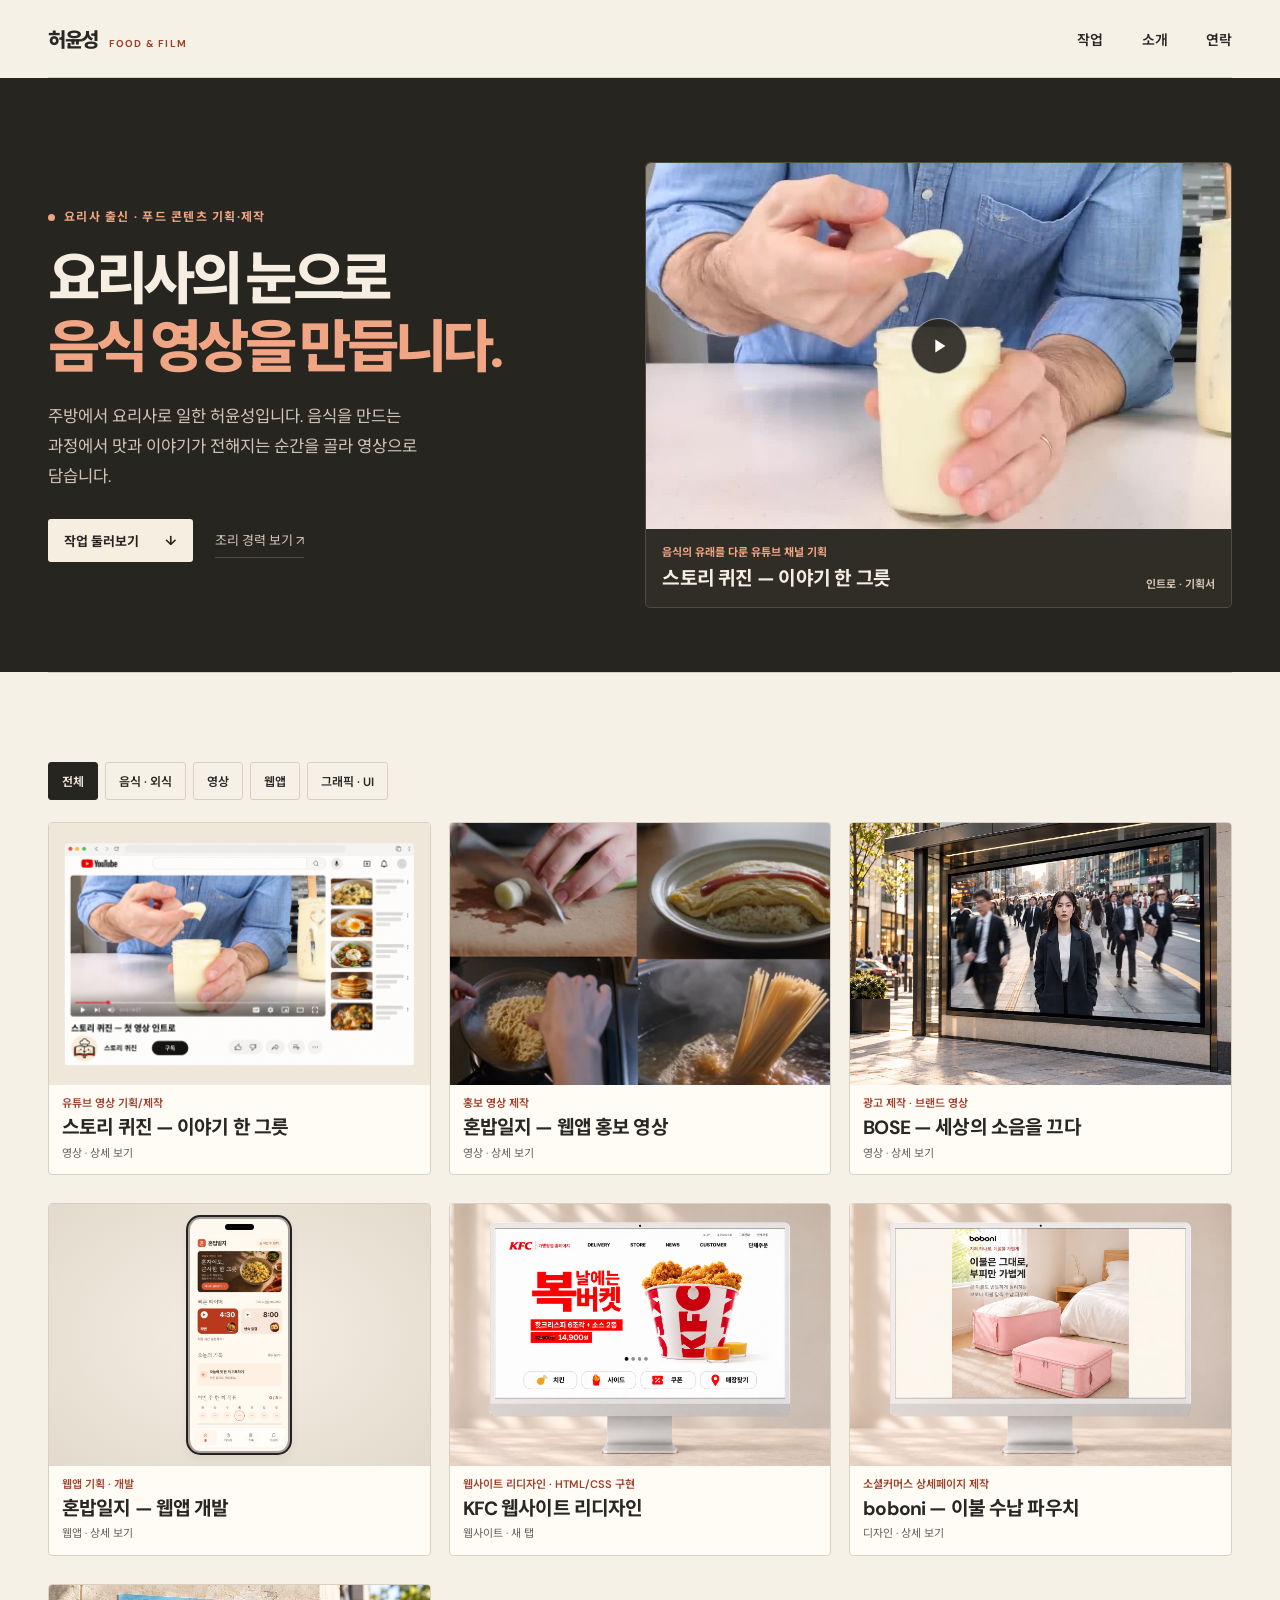
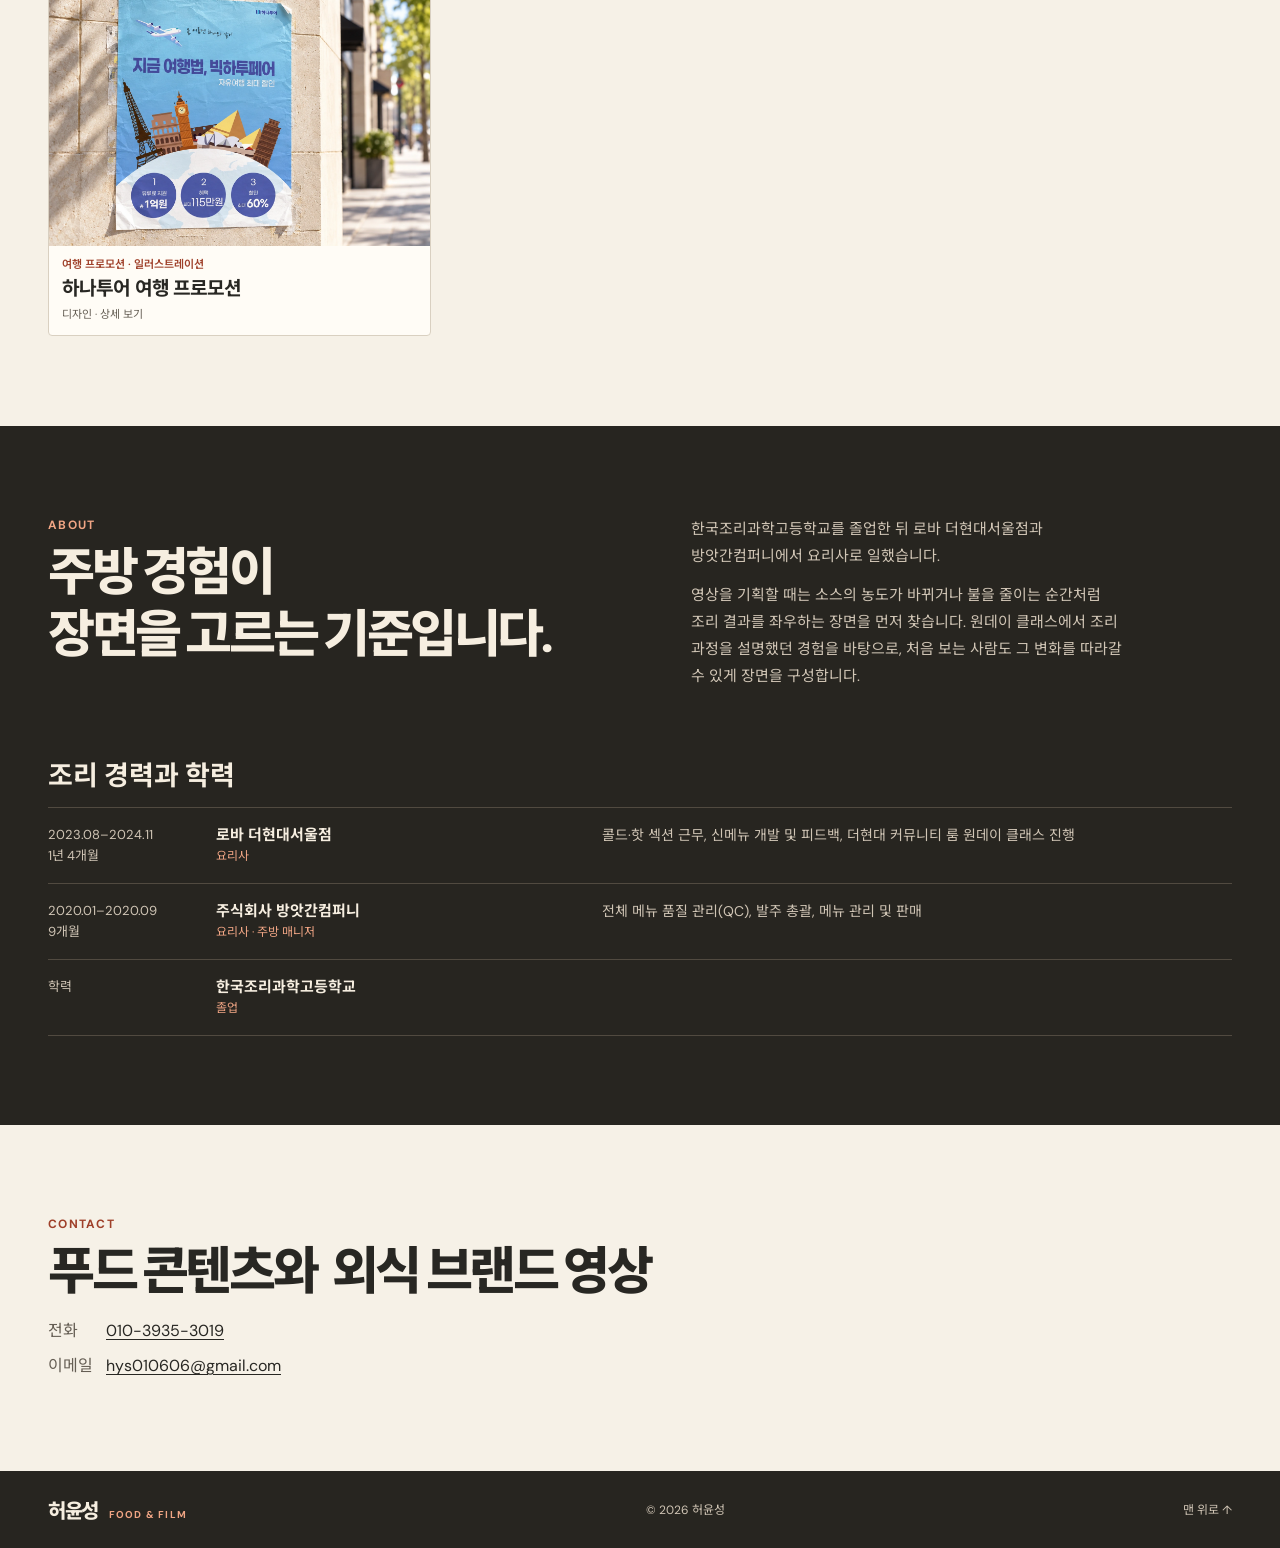
<file: index.html>
<!doctype html>
<html lang="ko">
<head>
  <meta charset="UTF-8">
  <meta name="viewport" content="width=device-width, initial-scale=1">
  <meta name="theme-color" content="#f6f1e7">
  <meta name="description" content="콜드·핫 섹션, 신메뉴 개발과 주방 운영을 경험한 요리사 출신 허윤성의 푸드 콘텐츠 기획·영상 제작 포트폴리오입니다.">
  <title>허윤성 — 요리사 출신 푸드 콘텐츠 제작자</title>
  <link rel="stylesheet" href="styles.css?v=gallery-40">
  <script src="script.js?v=gallery-40" defer></script>
</head>
<body id="top">
  <a class="skip" href="#work">작업 바로 보기</a>
  <header class="header wrap">
    <a class="logo" href="#top" aria-label="허윤성 포트폴리오 홈">허윤성<span>FOOD &amp; FILM</span></a>
    <nav aria-label="메인 메뉴">
      <a href="#work">작업</a>
      <a href="#about">소개</a>
      <a href="#contact">연락</a>
    </nav>
  </header>
  <main>
    <section class="hero-band" aria-labelledby="hero-title">
      <div class="hero wrap">
        <div class="hero-copy">
          <p class="eyebrow"><span class="dot"></span> 요리사 출신 · 푸드 콘텐츠 기획·제작</p>
          <h1 id="hero-title">요리사의 눈으로<br><em>음식 영상을 만듭니다.</em></h1>
          <p class="hero-description">주방에서 요리사로 일한 허윤성입니다. 음식을 만드는 과정에서 맛과 이야기가 전해지는 순간을 골라 영상으로 담습니다.</p>
          <div class="hero-actions">
            <a class="primary-link" href="#work">작업 둘러보기 <span aria-hidden="true">↓</span></a>
            <a class="career-link" href="#career-title">조리 경력 보기 <span aria-hidden="true">↗</span></a>
          </div>
        </div>
        <figure class="featured">
          <button class="featured-preview" id="showreel" type="button" aria-haspopup="dialog" aria-label="스토리 퀴진 인트로와 채널 기획서 열기">
            <img src="assets/story-intro-poster.jpg" alt="" width="1280" height="720" fetchpriority="high">
            <span class="featured-play" aria-hidden="true"><svg width="22" height="22" viewBox="0 0 24 24" fill="currentColor"><path d="M8 5v14l11-7z"/></svg></span>
          </button>
          <figcaption>
            <div><span class="featured-label">음식의 유래를 다룬 유튜브 채널 기획</span><strong>스토리 퀴진 — 이야기 한 그릇</strong></div>
            <span class="featured-format">인트로 · 기획서</span>
          </figcaption>
        </figure>
      </div>
    </section>
    <section class="work wrap section" id="work" aria-label="포트폴리오 작업">
      <div class="filters" role="group" aria-label="프로젝트 분류">
        <button type="button" data-filter="all" aria-pressed="true">전체</button>
        <button type="button" data-filter="food" aria-pressed="false">음식 · 외식</button>
        <button type="button" data-filter="video" aria-pressed="false">영상</button>
        <button type="button" data-filter="web" aria-pressed="false">웹앱</button>
        <button type="button" data-filter="design" aria-pressed="false">그래픽 · UI</button>
      </div>
      <div class="projects" id="projects"></div>
    </section>
    <section class="about section" id="about" aria-labelledby="about-title">
      <div class="wrap about-grid">
        <div>
          <p class="eyebrow">ABOUT</p>
          <h2 id="about-title">주방 경험이<br>장면을 고르는 기준입니다.</h2>
        </div>
        <div class="about-copy">
          <p>한국조리과학고등학교를 졸업한 뒤 로바 더현대서울점과 방앗간컴퍼니에서 요리사로 일했습니다.</p>
          <p>영상을 기획할 때는 소스의 농도가 바뀌거나 불을 줄이는 순간처럼 조리 결과를 좌우하는 장면을 먼저 찾습니다. 원데이 클래스에서 조리 과정을 설명했던 경험을 바탕으로, 처음 보는 사람도 그 변화를 따라갈 수 있게 장면을 구성합니다.</p>
        </div>
      </div>
      <section class="wrap career" aria-labelledby="career-title">
        <h3 id="career-title">조리 경력과 학력</h3>
        <ul class="career-list">
          <li>
            <p class="career-period"><time datetime="2023-08">2023.08</time>–<time datetime="2024-11">2024.11</time><span>1년 4개월</span></p>
            <div><h4>로바 더현대서울점</h4><p class="career-role">요리사</p></div>
            <p class="career-detail">콜드·핫 섹션 근무, 신메뉴 개발 및 피드백, 더현대 커뮤니티 룸 원데이 클래스 진행</p>
          </li>
          <li>
            <p class="career-period"><time datetime="2020-01">2020.01</time>–<time datetime="2020-09">2020.09</time><span>9개월</span></p>
            <div><h4>주식회사 방앗간컴퍼니</h4><p class="career-role">요리사 · 주방 매니저</p></div>
            <p class="career-detail">전체 메뉴 품질 관리(QC), 발주 총괄, 메뉴 관리 및 판매</p>
          </li>
          <li>
            <p class="career-period">학력</p>
            <div><h4>한국조리과학고등학교</h4><p class="career-role">졸업</p></div>
          </li>
        </ul>
      </section>
    </section>
    <section class="contact wrap section" id="contact" aria-labelledby="contact-title">
      <div>
        <p class="eyebrow">CONTACT</p>
        <h2 id="contact-title"><span>푸드 콘텐츠와</span> <span>외식 브랜드 영상</span></h2>
      </div>
      <div class="contact-details">
        <p><span>전화</span><a href="tel:+821039353019">010-3935-3019</a></p>
        <p><span>이메일</span><a href="mailto:hys010606@gmail.com">hys010606@gmail.com</a></p>
      </div>
    </section>
  </main>
  <footer>
    <div class="wrap footer-inner">
      <a class="logo" href="#top">허윤성<span>FOOD &amp; FILM</span></a>
      <span>© <span id="year"></span> 허윤성</span>
      <a href="#top">맨 위로 ↑</a>
    </div>
  </footer>
  <dialog id="project-dialog" aria-labelledby="dialog-title">
    <button class="close" type="button" aria-label="닫기">✕</button>
    <div class="dialog-content">
      <p class="eyebrow" id="dialog-category"></p>
      <h2 id="dialog-title"></h2>
      <p id="dialog-description"></p>
      <p class="scope-label">작업 범위</p>
      <div id="dialog-tags" class="tags"></div>
      <div id="video-area"></div>
    </div>
  </dialog>
  <dialog id="image-dialog" aria-label="작품 이미지 확대 보기">
    <div class="zoom-toolbar">
      <button type="button" id="zoom-fit">화면에 맞춤</button>
      <button type="button" id="zoom-original">원본 크기</button>
      <button type="button" id="zoom-close" aria-label="확대 보기 닫기">닫기 ✕</button>
    </div>
    <div class="zoom-viewport"><img id="zoom-image" alt=""></div>
  </dialog>
</body>
</html>
</file>
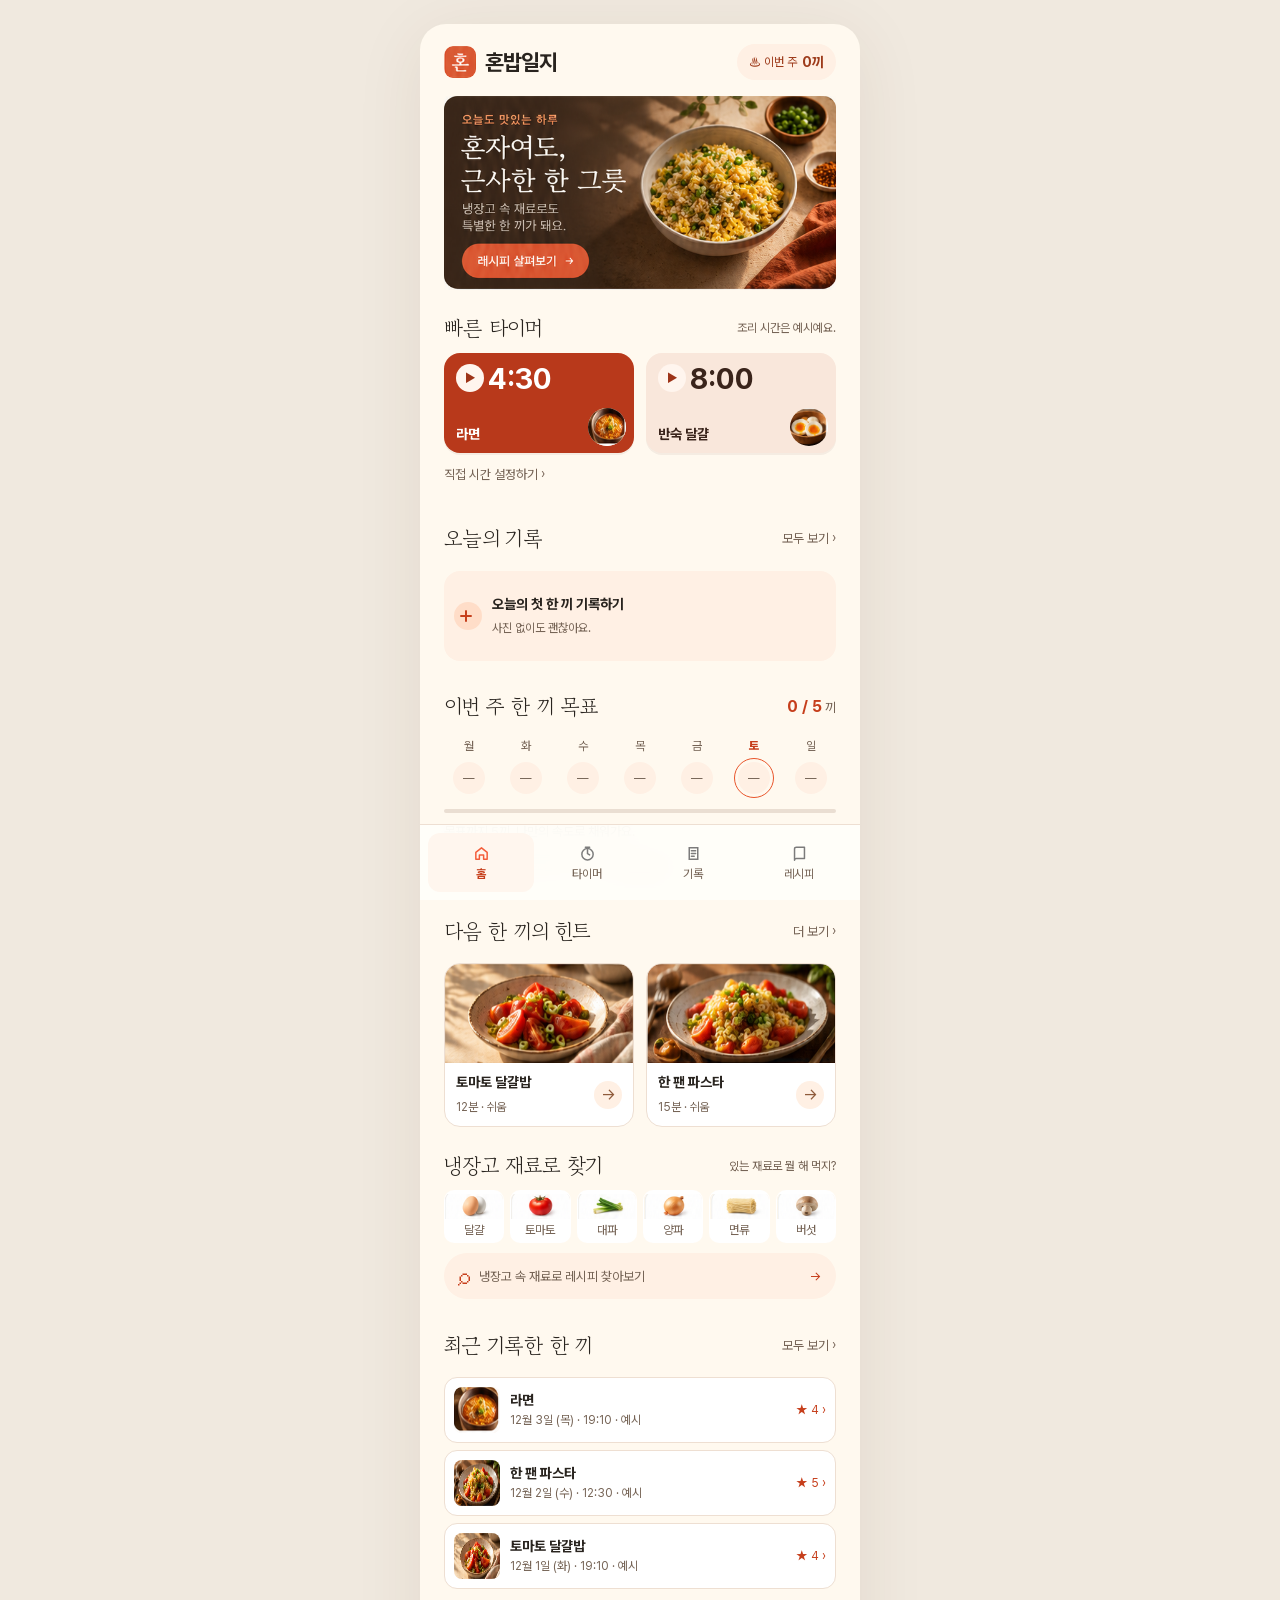
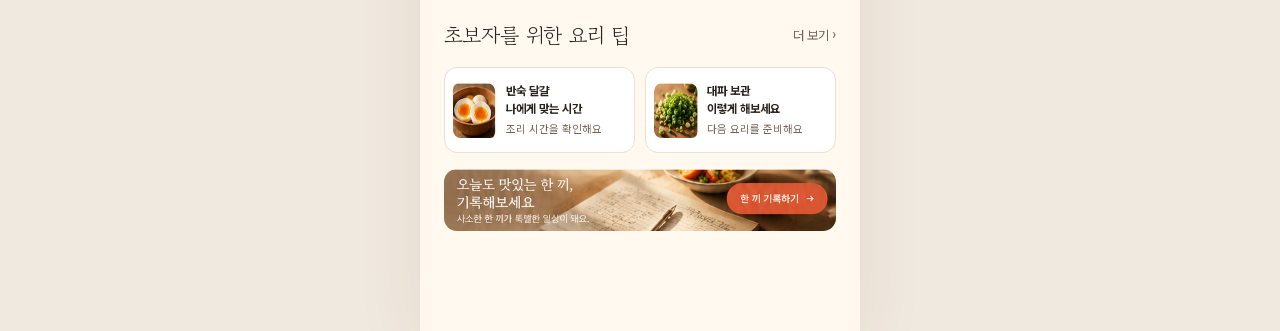
<file: honbap/index.html>
<!doctype html>
<html lang="ko">
<head>
  <meta charset="UTF-8">
  <meta name="viewport" content="width=device-width, initial-scale=1, viewport-fit=cover">
  <meta name="theme-color" content="#fff9ef">
  <meta name="description" content="혼자여도 근사한 한 끼. 요리 타이머로 시작하고, 식사 기록으로 남기는 혼밥일지.">
  <title>혼밥일지 — 나를 위한 한 끼</title>
  <link rel="stylesheet" href="style.css">
  <script src="app.js" defer></script>
</head>
<body>
  <a class="skip" href="#main">본문으로 건너뛰기</a>
  <div class="app-shell">
    <main id="main" tabindex="-1"></main>
    <nav class="bottom-nav" aria-label="주요 메뉴">
      <a href="#home" data-nav="home"><img src="assets/home-icon.svg" alt=""><span>홈</span></a>
      <a href="#timer" data-nav="timer"><img src="assets/timer-icon.svg" alt=""><span>타이머</span><i id="timer-dot" hidden></i></a>
      <a href="#records" data-nav="records"><img src="assets/record-icon.svg" alt=""><span>기록</span></a>
      <a href="#recipes" data-nav="recipes"><img src="assets/recipe-icon.svg" alt=""><span>레시피</span></a>
    </nav>
  </div>
  <dialog id="detail-dialog" aria-labelledby="dialog-title"><div id="dialog-body"></div><button class="dialog-close icon-button" aria-label="팝업 닫기" data-action="close-dialog">×</button></dialog>
  <div id="toast" class="toast" role="status" aria-live="polite"></div>
</body>
</html>
</file>
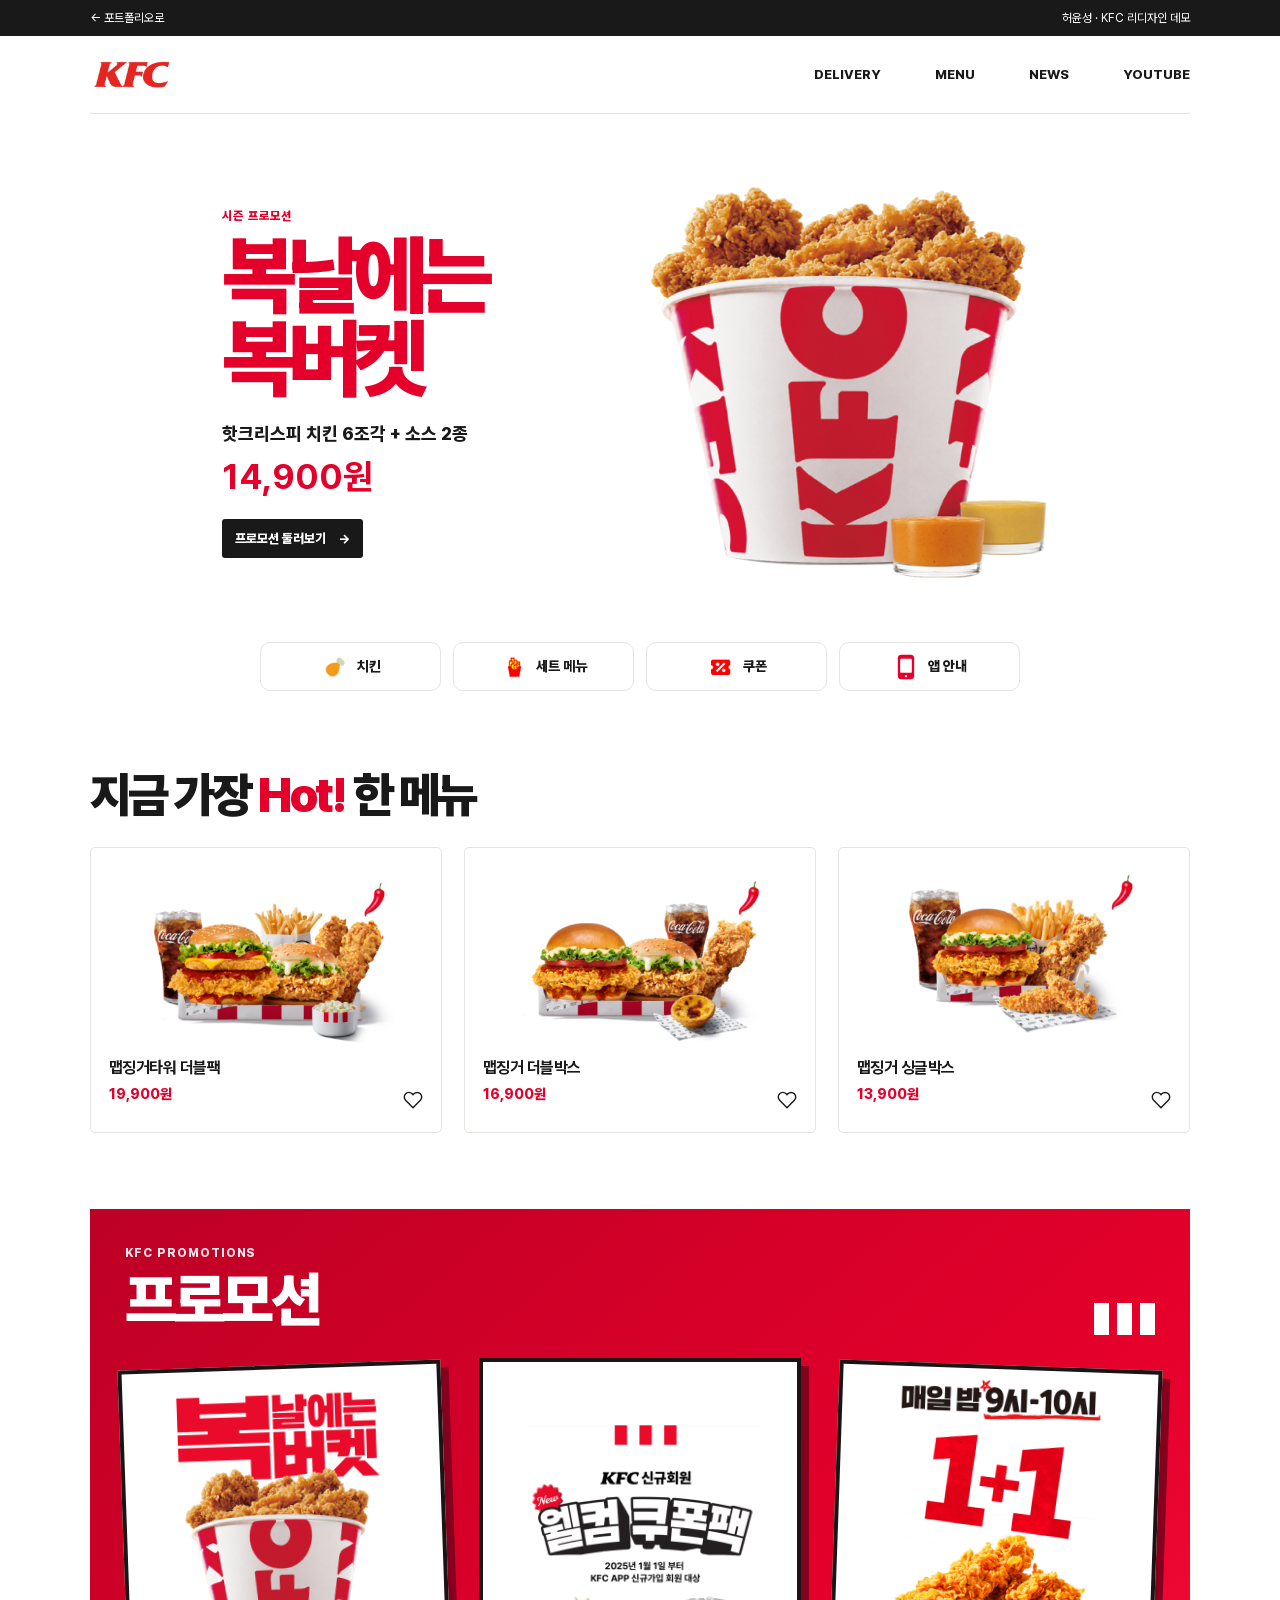
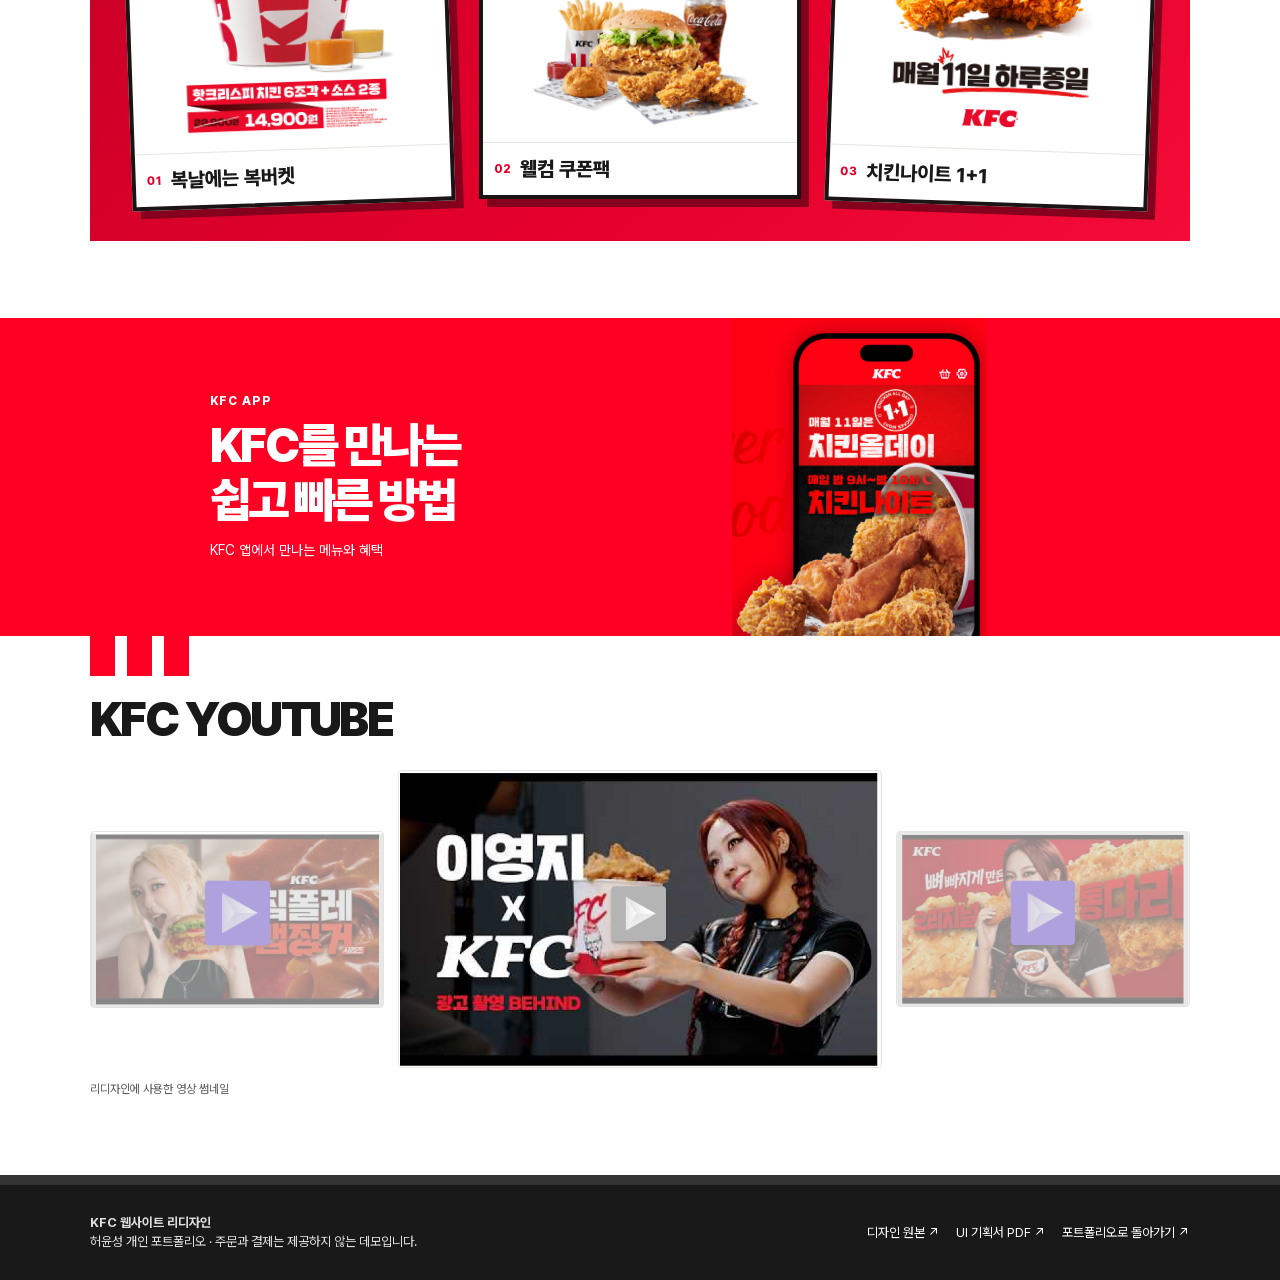
<file: kfc/index.html>
<!doctype html>
<html lang="ko">
<head>
  <meta charset="utf-8">
  <meta name="viewport" content="width=device-width,initial-scale=1">
  <meta name="theme-color" content="#ffffff">
  <meta name="description" content="허윤성의 KFC 웹사이트 리디자인 포트폴리오 데모">
  <title>KFC 웹사이트 리디자인 · 허윤성 포트폴리오</title>
  <link rel="stylesheet" href="style.css?v=kfc-link-29">
</head>
<body id="top">
  <svg class="icon-library" aria-hidden="true" focusable="false">
    <symbol id="heart-shape" viewBox="0 0 24 24">
      <path d="M20.84 4.61a5.5 5.5 0 0 0-7.78 0L12 5.67l-1.06-1.06a5.5 5.5 0 0 0-7.78 7.78L12 21.23l8.84-8.84a5.5 5.5 0 0 0 0-7.78Z"/>
    </symbol>
  </svg>
  <a class="skip-link" href="#main">본문으로 건너뛰기</a>
  <div class="project-bar">
    <div class="wrap">
      <a href="../#work"><span aria-hidden="true">←</span> 포트폴리오로</a>
      <span>허윤성 · KFC 리디자인 데모</span>
    </div>
  </div>
  <header class="site-header wrap">
    <a class="wordmark" href="#top" aria-label="KFC 리디자인 처음으로"><svg class="art logo" viewBox="98 28 59 30" width="59" height="30" role="img" aria-label="KFC"><image href="../assets/kfc-final-v2.png" width="841" height="2048" /></svg></a>
    <nav aria-label="주 메뉴">
      <a href="#delivery">DELIVERY</a>
      <a href="#menu">MENU</a>
      <a href="#promotions">NEWS</a>
      <a href="#videos">YOUTUBE</a>
    </nav>
  </header>
  <main id="main">
    <section class="hero wrap" aria-labelledby="hero-title">
      <div class="hero-copy">
        <p class="eyebrow">시즌 프로모션</p>
        <h1 id="hero-title">복날에는<br>복버켓</h1>
        <p class="hero-detail">핫크리스피 치킨 6조각 + 소스 2종</p>
        <p class="hero-price"><strong>14,900원</strong></p>
        <a class="hero-link" href="#promotions">프로모션 둘러보기 <span aria-hidden="true">→</span></a>
      </div>
      <svg class="art hero-art" viewBox="413 70 243 235" width="243" height="235" role="img" aria-label="핫크리스피 치킨이 담긴 KFC 복버켓과 소스 두 개"><image href="../assets/kfc-final-v2.png" width="841" height="2048" /></svg>
    </section>
    <nav class="quick-nav wrap" aria-label="바로가기">
      <a href="#menu"><svg class="quick-icon" viewBox="184 328 32 32" aria-hidden="true" focusable="false"><image href="../assets/kfc-final-v2.png" width="841" height="2048" /></svg>치킨</a>
      <a href="#menu"><svg class="quick-icon" viewBox="308 328 32 32" aria-hidden="true" focusable="false"><image href="../assets/kfc-final-v2.png" width="841" height="2048" /></svg>세트 메뉴</a>
      <a href="#promotions"><svg class="quick-icon" viewBox="450 328 32 32" aria-hidden="true" focusable="false"><image href="../assets/kfc-final-v2.png" width="841" height="2048" /></svg>쿠폰</a>
      <a href="#delivery"><svg class="quick-icon" viewBox="0 0 24 24" aria-hidden="true" focusable="false"><rect x="5" y="1.5" width="14" height="21" rx="3" fill="currentColor"/><rect x="7" y="5" width="10" height="12" rx="1" fill="white"/><circle cx="12" cy="19.75" r="1" fill="white"/></svg>앱 안내</a>
    </nav>
    <section class="section wrap" id="menu" aria-labelledby="menu-title">
      <h2 id="menu-title">지금 가장 <em>Hot!</em> 한 메뉴</h2>
      <div class="menu-grid">
        <article class="menu-card">
          <svg class="art menu-art" viewBox="148 464 151 110" width="151" height="110" role="img" aria-label="버거 두 개, 치킨과 사이드가 담긴 구성"><image href="../assets/kfc-final-v2.png" width="841" height="2048" /></svg>
          <div class="menu-meta"><h3>맵징거타워 더블팩</h3><p>19,900원</p></div>
          <label class="favorite">
            <input type="checkbox" aria-label="맵징거타워 더블팩 찜하기">
            <svg class="heart-icon" viewBox="0 0 24 24" aria-hidden="true" focusable="false"><use href="#heart-shape"/></svg>
          </label>
        </article>
        <article class="menu-card">
          <svg class="art menu-art" viewBox="347 465 150 110" width="150" height="110" role="img" aria-label="버거와 치킨, 사이드가 담긴 구성"><image href="../assets/kfc-final-v2.png" width="841" height="2048" /></svg>
          <div class="menu-meta"><h3>맵징거 더블박스</h3><p>16,900원</p></div>
          <label class="favorite">
            <input type="checkbox" aria-label="맵징거 더블박스 찜하기">
            <svg class="heart-icon" viewBox="0 0 24 24" aria-hidden="true" focusable="false"><use href="#heart-shape"/></svg>
          </label>
        </article>
        <article class="menu-card">
          <svg class="art menu-art" viewBox="548 467 145 108" width="145" height="108" role="img" aria-label="버거와 치킨, 감자튀김이 담긴 구성"><image href="../assets/kfc-final-v2.png" width="841" height="2048" /></svg>
          <div class="menu-meta"><h3>맵징거 싱글박스</h3><p>13,900원</p></div>
          <label class="favorite">
            <input type="checkbox" aria-label="맵징거 싱글박스 찜하기">
            <svg class="heart-icon" viewBox="0 0 24 24" aria-hidden="true" focusable="false"><use href="#heart-shape"/></svg>
          </label>
        </article>
      </div>
    </section>
    <section class="section wrap" id="promotions" aria-labelledby="promo-title">
      <div class="promo-wall">
        <header class="promo-heading">
          <div><p class="eyebrow">KFC PROMOTIONS</p><h2 id="promo-title">프로모션</h2></div>
          <div class="promo-stripes" aria-hidden="true"><i></i><i></i><i></i></div>
        </header>
        <div class="promo-grid">
          <figure>
            <svg class="art promo-art" viewBox="91 724 197 321" width="197" height="321" role="img" aria-label="복버켓 프로모션 포스터">
              <clipPath id="poster-bucket"><rect x="91" y="724" width="197" height="321"/></clipPath>
              <image href="../assets/kfc-final-v2.png" width="841" height="2048" clip-path="url(#poster-bucket)"/>
            </svg>
            <figcaption><span aria-hidden="true">01</span>복날에는 복버켓</figcaption>
          </figure>
          <figure>
            <svg class="art promo-art" viewBox="309 721 215 325" width="215" height="325" role="img" aria-label="신규 회원 웰컴 쿠폰팩 포스터">
              <clipPath id="poster-coupon"><rect x="309" y="721" width="215" height="325"/></clipPath>
              <image href="../assets/kfc-final-v2.png" width="841" height="2048" clip-path="url(#poster-coupon)"/>
            </svg>
            <figcaption><span aria-hidden="true">02</span>웰컴 쿠폰팩</figcaption>
          </figure>
          <figure>
            <svg class="art promo-art" viewBox="544 707 205 343" width="205" height="343" role="img" aria-label="치킨나이트 1+1 프로모션 포스터">
              <clipPath id="poster-night"><rect x="544" y="707" width="205" height="343"/></clipPath>
              <image href="../assets/kfc-final-v2.png" width="841" height="2048" clip-path="url(#poster-night)"/>
            </svg>
            <figcaption><span aria-hidden="true">03</span>치킨나이트 1+1</figcaption>
          </figure>
        </div>
      </div>
    </section>
    <section class="delivery" id="delivery" aria-labelledby="delivery-title">
      <div class="wrap delivery-inner">
        <div>
          <p class="eyebrow">KFC APP</p>
          <h2 id="delivery-title">KFC를 만나는<br>쉽고 빠른 방법</h2>
          <p>KFC 앱에서 만나는 메뉴와 혜택</p>
        </div>
        <svg class="art delivery-art" viewBox="481 1145 194 242" width="194" height="242" role="img" aria-label="KFC 앱 화면과 치킨이 담긴 프로모션 이미지"><image href="../assets/kfc-final-v2.png" width="841" height="2048" /></svg>
      </div>
    </section>
    <section class="section wrap videos" id="videos" aria-labelledby="video-title">
      <div class="stripes" aria-hidden="true"><i></i><i></i><i></i></div>
      <h2 id="video-title">KFC YOUTUBE</h2>
      <div class="video-grid">
        <figure><svg class="art video-art" viewBox="88 1659 158 95" width="158" height="95" role="img" aria-label="KFC 영상 썸네일"><image href="../assets/kfc-final-v2.png" width="841" height="2048" /></svg></figure>
        <figure><svg class="art video-art" viewBox="267 1606 310 190" width="310" height="190" role="img" aria-label="이영지 × KFC 광고 촬영 비하인드"><image href="../assets/kfc-final-v2.png" width="841" height="2048" /></svg></figure>
        <figure><svg class="art video-art" viewBox="595 1654 159 95" width="159" height="95" role="img" aria-label="KFC 신메뉴 영상 썸네일"><image href="../assets/kfc-final-v2.png" width="841" height="2048" /></svg></figure>
      </div>
      <p class="section-note">리디자인에 사용한 영상 썸네일</p>
    </section>
  </main>
  <footer class="footer">
    <div class="wrap">
      <p><strong>KFC 웹사이트 리디자인</strong><br>허윤성 개인 포트폴리오 · 주문과 결제는 제공하지 않는 데모입니다.</p>
      <nav class="footer-links" aria-label="프로젝트 자료">
        <a href="../assets/kfc-final-v2.png" target="_blank" rel="noopener">디자인 원본 <span aria-hidden="true">↗</span></a>
        <a href="../assets/kfc-ui.pdf" target="_blank" rel="noopener">UI 기획서 PDF <span aria-hidden="true">↗</span></a>
        <a href="../#work">포트폴리오로 돌아가기 <span aria-hidden="true">↗</span></a>
      </nav>
    </div>
  </footer>
</body>
</html>
</file>
<file: styles.css>
@import url('https://fonts.googleapis.com/css2?family=DM+Sans:wght@400;500;600;700&family=Noto+Sans+KR:wght@400;500;600;700;800&display=swap');

:root {
  color-scheme: light;
  --paper: #f6f1e7;
  --panel: #fffcf6;
  --ink: #282723;
  --muted: #655e54;
  --line: #d9d0c1;
  --accent: #9f402a;
  --charcoal: #272520;
  --on-dark: #f6eee0;
  --muted-dark: #d0c5b5;
  --line-dark: #514a40;
  --accent-dark: #f0a584;
}
* { box-sizing: border-box; }
html { scroll-behavior: smooth; scroll-padding-top: 24px; }
body {
  margin: 0;
  background: var(--paper);
  color: var(--ink);
  font-family: 'DM Sans', 'Noto Sans KR', 'Malgun Gothic', sans-serif;
  -webkit-font-smoothing: antialiased;
}
h1, h2, h3, p, figure { margin: 0; }
a { color: inherit; text-decoration: none; }
button { font: inherit; color: inherit; cursor: pointer; }
a:focus-visible, button:focus-visible { outline: 2px solid var(--accent); outline-offset: 4px; }
[hidden] { display: none !important; }
.wrap { width: min(1240px, calc(100% - 96px)); margin-inline: auto; }
.skip {
  position: fixed;
  z-index: 3;
  top: 12px;
  left: 12px;
  transform: translateY(-180%);
  padding: 10px 16px;
  background: var(--accent);
  color: white;
}
.skip:focus { transform: none; }

.header, .footer-inner {
  display: flex;
  align-items: center;
  justify-content: space-between;
  gap: 20px;
}
.header { min-height: 78px; border-bottom: 1px solid var(--line); }
.logo { display: inline-flex; align-items: baseline; gap: 11px; white-space: nowrap; font-size: 20px; font-weight: 800; letter-spacing: -.07em; }
.logo span, .eyebrow, .featured-label, .featured-format { font-weight: 700; }
.logo span { font-size: 10px; letter-spacing: .12em; color: var(--accent); }
.header nav { display: flex; gap: clamp(16px, 3vw, 40px); font-size: 14px; font-weight: 600; }
.header nav a:hover, .footer-inner > a:last-child:hover { color: var(--accent); }

.hero-band {
  background: var(--charcoal);
  color: var(--on-dark);
}
.hero-band .eyebrow, .hero-band h1 em { color: var(--accent-dark); }
.hero-band a:focus-visible, .hero-band button:focus-visible { outline-color: var(--accent-dark); }
.hero {
  display: grid;
  grid-template-columns: minmax(0, 1fr) minmax(0, 1.1fr);
  align-items: center;
  gap: clamp(30px, 5vw, 80px);
  padding-block: clamp(48px, 6.6vw, 94px) clamp(34px, 5vw, 64px);
}
.eyebrow {
  display: flex;
  align-items: center;
  gap: 9px;
  color: var(--accent);
  font-size: 12px;
  line-height: 1.5;
  letter-spacing: .105em;
}
.dot { width: 7px; height: 7px; border-radius: 50%; background: currentColor; }
h1, h2, h3 { word-break: keep-all; }
h1 {
  margin-block: 20px;
  font-size: clamp(38px, 4.45vw, 68px);
  line-height: 1.19;
  letter-spacing: -.077em;
  font-weight: 800;
}
h1 em { color: var(--accent); font-style: normal; }
.hero-description, .about-copy, .contact-details { line-height: 1.8; word-break: keep-all; }
.hero-description { max-width: 34ch; font-size: clamp(15px, 1.3vw, 18px); color: var(--muted-dark); }
.primary-link {
  display: inline-flex;
  align-items: center;
  gap: 26px;
  padding: 12px 16px;
  background: var(--charcoal);
  color: var(--on-dark);
  font-size: 13px;
  font-weight: 700;
  border-radius: 3px;
}
.primary-link:hover { background: var(--accent); }
.hero-actions { display: flex; flex-wrap: wrap; align-items: center; gap: 12px 22px; margin-top: 27px; }
.hero-actions .primary-link { background: var(--on-dark); color: var(--charcoal); }
.hero-actions .primary-link:hover { background: var(--accent-dark); }
.career-link { padding-block: 8px; border-bottom: 1px solid var(--line-dark); color: var(--muted-dark); font-size: 13px; }
.career-link:hover { color: var(--on-dark); border-color: var(--accent-dark); }
.featured { min-width: 0; border-radius: 5px; border: 1px solid var(--line-dark); background: #302c26; color: var(--on-dark); }
.featured-preview {
  position: relative;
  display: block;
  width: 100%;
  padding: 0;
  border: 0;
  border-radius: 5px 5px 0 0;
  background: var(--charcoal);
  overflow: hidden;
  aspect-ratio: 16 / 10;
}
.featured-preview img, .gallery-art img { display: block; width: 100%; height: 100%; object-fit: cover; transition: transform .35s ease; }
.featured-preview:hover img, .project-button:hover img { transform: scale(1.035); }
.featured-play {
  position: absolute;
  inset: 50% auto auto 50%;
  transform: translate(-50%, -50%);
  width: 56px;
  height: 56px;
  display: grid;
  place-items: center;
  border: 1px solid #ffffff8a;
  border-radius: 50%;
  background: #272520e6;
  color: white;
}
.featured-preview:hover .featured-play { background: var(--accent); }
.featured figcaption { display: flex; align-items: end; justify-content: space-between; gap: 12px; padding: 14px 16px 16px; }
.featured-label { display: block; margin-bottom: 4px; color: var(--accent-dark); font-size: 11px; }
.featured strong { font-size: clamp(14px, 1.5vw, 21px); letter-spacing: -.04em; word-break: keep-all; }
.featured-format { color: var(--muted-dark); font-size: 11px; white-space: nowrap; }

.section { padding-block: clamp(56px, 7vw, 104px); }
#work { border-top: 1px solid var(--line); }
.contact { display: flex; align-items: flex-end; justify-content: flex-start; gap: clamp(32px, 7vw, 100px); }
h2 { margin-top: 8px; font-size: clamp(32px, 4vw, 54px); line-height: 1.22; letter-spacing: -.066em; font-weight: 800; }
.contact-details { color: var(--muted); font-size: 16px; }
.filters {
  display: flex;
  flex-wrap: wrap;
  gap: 7px;
  margin: 0 0 22px;
}
.filters button {
  min-height: 38px;
  padding: 5px 13px;
  border: 1px solid var(--line);
  border-radius: 3px;
  background: transparent;
  font-size: 12px;
  font-weight: 600;
}
.filters button:hover { border-color: var(--muted); }
.filters button[aria-pressed="true"] { background: var(--charcoal); color: var(--on-dark); border-color: var(--charcoal); }
.projects { display: grid; grid-template-columns: repeat(3, minmax(0, 1fr)); gap: 28px 18px; }
.project-button {
  width: 100%;
  height: 100%;
  display: flex;
  flex-direction: column;
  text-align: left;
  background: var(--panel);
  border: 1px solid var(--line);
  border-radius: 4px;
  padding: 0;
  overflow: hidden;
}
.project-button:hover { border-color: var(--accent); }
.gallery-art { display: block; width: 100%; aspect-ratio: 16 / 11; overflow: hidden; background: #e7decf; }
.gallery-story .gallery-art { display: grid; place-items: center; background: #eee7da; }
.gallery-story .gallery-art img {
  width: 100%;
  height: auto;
  aspect-ratio: 3 / 2;
  /* Trim the baked-in shadow outside the browser frame. */
  clip-path: inset(6.2% 4.15% round 3px);
}
.gallery-cg img { object-position: 68% center; }
.gallery-caption { display: grid; gap: 3px; padding: 11px 13px 13px; }
.gallery-role { font-size: 11px; line-height: 1.45; color: var(--accent); font-weight: 600; }
.gallery-name { font-size: clamp(15px, 1.5vw, 20px); line-height: 1.38; font-weight: 700; letter-spacing: -.045em; word-break: keep-all; }

.about, footer { background: var(--charcoal); color: var(--on-dark); }
.about .eyebrow, .footer-inner .logo span { color: var(--accent-dark); }
.about-grid { display: grid; grid-template-columns: minmax(0, 1fr) minmax(0, 1fr); gap: clamp(24px, 8vw, 118px); }
.about-copy { align-self: end; max-width: 44ch; font-size: 15px; color: var(--muted-dark); }
.about-copy p + p { margin-top: 12px; }
.career { margin-top: clamp(34px, 5vw, 66px); }
.career h3 { margin-bottom: 14px; font-size: clamp(20px, 2.4vw, 27px); }
.career-list { margin: 0; padding: 0; list-style: none; border-top: 1px solid var(--line-dark); }
.career-list li {
  display: grid;
  grid-template-columns: 9em minmax(0, .95fr) minmax(0, 1.65fr);
  gap: 8px 24px;
  padding-block: 16px;
  border-bottom: 1px solid var(--line-dark);
}
.career-list h4 { margin: 0; font-size: 15px; line-height: 1.55; word-break: keep-all; }
.career-period, .career-role, .career-detail { font-size: 14px; line-height: 1.65; color: var(--muted-dark); }
.career-period { font-size: 13px; font-variant-numeric: tabular-nums; }
.career-period span { display: block; }
.career-role { color: var(--accent-dark); font-size: 12px; }
.career-detail { word-break: keep-all; }
.contact-details p + p { margin-top: 6px; }
.contact-details a { margin-left: 8px; color: var(--ink); text-decoration: underline; text-underline-offset: 3px; }
.contact-details a:hover { color: var(--accent); }
.footer-inner { padding-block: 24px; }
.footer-inner > span, .footer-inner > a:last-child { color: var(--muted-dark); font-size: 12px; }
.footer-inner > a:last-child:hover { color: var(--accent-dark); }
.footer-inner a:focus-visible { outline-color: var(--accent-dark); }

dialog {
  width: min(960px, calc(100% - 28px));
  max-height: 90dvh;
  padding: clamp(22px, 4vw, 42px);
  background: var(--panel);
  color: var(--ink);
  border: 1px solid var(--line);
  border-radius: 5px;
}
dialog::backdrop { background: #1a1712b8; backdrop-filter: blur(4px); }
.close {
  position: sticky;
  z-index: 1;
  top: 0;
  float: right;
  display: grid;
  place-items: center;
  margin: -10px -8px 0 10px;
  width: 40px;
  height: 40px;
  padding: 0;
  background: var(--panel);
  border: 1px solid var(--line);
  border-radius: 50%;
}
.close:hover { background: var(--paper); }
.dialog-content h2 { margin-block: 10px 20px; font-size: clamp(23px, 4vw, 40px); }
.dialog-content video { display: block; width: 100%; max-height: 60dvh; background: #000; }
#dialog-description { margin-top: 20px; font-size: 14px; line-height: 1.8; color: var(--muted); }
.document-links, .tags { display: flex; flex-wrap: wrap; gap: 8px 14px; margin-top: 15px; }
.document-links a { font-size: 13px; color: var(--accent); padding-block: 4px; border-bottom: 1px solid currentColor; }
.document-preview { margin-top: 22px; }
.document-preview h3 { margin-bottom: 12px; font-size: 15px; }
.document-page { display: block; width: 100%; height: auto; background: var(--paper); border: 1px solid var(--line); }
.document-page + .document-page { margin-top: 16px; }
.tags span { padding: 6px 10px; border: 1px solid var(--line); border-radius: 3px; }
.tags span { font-size: 11px; color: var(--muted); }

@media (max-width: 960px) {
  .wrap { width: calc(100% - 48px); }
  .hero { gap: 26px; }
  h1 { font-size: clamp(34px, 4.65vw, 47px); }
  .featured-format { display: none; }
}
@media (max-width: 720px) {
  .hero, .about-grid { grid-template-columns: 1fr; }
  .career-list li { grid-template-columns: 8em minmax(0, 1fr); gap: 6px 10px; }
  .career-detail { grid-column: 2; }
  .hero { gap: 28px; padding-block: 45px 52px; }
  h1 { font-size: clamp(34px, 7.8vw, 53px); }
  .featured-format { display: inline; }
  .projects { grid-template-columns: repeat(2, minmax(0, 1fr)); gap: 16px 10px; }
}
@media (max-width: 480px) {
  .wrap { width: calc(100% - 36px); }
  .header { min-height: 65px; }
  .header nav { font-size: 12px; }
  .logo { font-size: 18px; gap: 6px; }
  .logo span { font-size: 8px; }
  .hero-description { font-size: 15px; }
  .hero { padding-block: 38px 30px; }
  .contact { align-items: start; flex-direction: column; gap: 12px; }
  .gallery-caption { padding: 8px 9px 10px; }
  .gallery-name { font-size: 14px; }
  .gallery-role { font-size: 10px; }
  .career-list li { grid-template-columns: 1fr; gap: 4px; }
  .career-period span { display: inline; margin-left: 8px; }
  .career-detail { grid-column: auto; }
  .footer-inner { gap: 10px; }
  .footer-inner > span, .footer-inner > a:last-child { font-size: 10px; }
}
@media (prefers-reduced-motion: reduce) {
  html { scroll-behavior: auto; }
  .featured-preview img, .gallery-art img { transition: none; }
  .featured-preview:hover img, .project-button:hover img { transform: none; }
}

/* Feedback revision after 초안1 */
.gallery-format { font-size: 11px; color: var(--muted); line-height: 1.5; }
.scope-label { margin-top: 14px; font-size: 11px; font-weight: 700; color: var(--muted); }
#dialog-tags { margin-top: 6px; margin-bottom: 22px; }
#dialog-description { margin-top: 0; }
.document-expand { display: block; width: 100%; padding: 0; border: 0; background: transparent; cursor: zoom-in; }
.document-expand + .document-expand { margin-top: 16px; }
.document-expand:focus-visible { outline: 2px solid var(--accent); outline-offset: 4px; }
#image-dialog { width: calc(100% - 20px); max-width: 1440px; padding: 0; overflow: hidden; }
.zoom-toolbar { display: flex; flex-wrap: wrap; gap: 8px; padding: 12px; border-bottom: 1px solid var(--line); }
.zoom-toolbar button { padding: 8px 12px; background: var(--paper); color: var(--ink); border: 1px solid var(--line); border-radius: 3px; font: inherit; font-size: 13px; cursor: pointer; }
#zoom-close { margin-left: auto; }
.zoom-viewport { max-height: calc(90dvh - 70px); overflow: auto; overscroll-behavior: contain; }
#zoom-image { display: block; max-width: none; height: auto; }
.preview-hint { margin: -4px 0 12px; font-size: 12px; color: var(--muted); }

/* Centered iPhone mockup using the actual live app capture. */
.gallery-cg .gallery-art { display: grid; place-items: center; background: radial-gradient(ellipse at center, #f5eee3, #e3dacd); }
.iphone-mockup { position: relative; display: block; height: 90%; aspect-ratio: 390 / 900; padding: 7.5% 1.3% 1.3%; background: #161616; border: 2px solid #a8a29a; border-radius: 12% / 5.5%; overflow: hidden; box-shadow: 0 5px 12px #30291c15; }
.iphone-mockup::before { content: ''; position: absolute; width: 29%; height: 2.3%; top: 2.2%; left: 35.5%; background: #050505; border-radius: 999px; z-index: 1; }
.gallery-cg .iphone-mockup { background: #fff8ee; box-shadow: 0 0 0 2px #222, 0 5px 12px #30291c15; }
.gallery-cg .iphone-mockup img { width: 100%; height: 100%; object-fit: cover; object-position: left top; border-radius: 0 0 9% 9%; }
.iphone-mockup { padding: 0; } .gallery-cg .iphone-mockup img { position: absolute; top: 6.5%; left: 2%; width: 96%; height: 92%; object-fit: cover; }

/* Contact: shared left edge, horizontal heading, details underneath. */
.contact { flex-direction: column; align-items: flex-start; gap: 14px; text-align: left; }
#contact-title { max-width: none; display: flex; flex-wrap: wrap; column-gap: .3em; }
#contact-title span { white-space: nowrap; }
.contact-details p { display: grid; grid-template-columns: 3em auto; gap: 10px; align-items: baseline; }
.contact-details a { margin-left: 0; }


.app-preview { display: block; width: auto; max-width: 100%; height: auto; max-height: 520px; margin: 24px auto 0; border-radius: 12px; }
</file>
<file: honbap/style.css>
@font-face{font-family:Body;src:url('assets/PretendardVariable.ttf') format('truetype');font-weight:100 900;font-display:swap}
@font-face{font-family:Title;src:url('assets/GowunBatang-Regular.ttf') format('truetype');font-weight:400;font-display:swap}
:root{--cream:#fff9ef;--card:#fff;--peach:#fff0e4;--accent:#e9552b;--accent-dark:#c63e1b;--ink:#29241f;--muted:#766456;--border:#eedfd2;--radius:18px;--nav-height:76px;font-family:Body,'Malgun Gothic',sans-serif;color:var(--ink);background:#f0e9df;font-synthesis:none}
*{box-sizing:border-box}body{margin:0}button,input,textarea,select{font:inherit}button,a,input,textarea,select{-webkit-tap-highlight-color:transparent}button{cursor:pointer;color:inherit}button{border:0;background:none}a{color:inherit;text-decoration:none}button:disabled{cursor:not-allowed;opacity:.48}button:focus-visible,a:focus-visible,input:focus-visible,textarea:focus-visible,select:focus-visible{outline:3px solid #ab4b25;outline-offset:4px}button,a{touch-action:manipulation}img{display:block}h1,h2,h3,p{margin:0}h1,h2{font-family:Title,serif;font-weight:400;letter-spacing:-.03em}h1{font-size:28px;line-height:1.4}h2{font-size:22px;line-height:1.4}h3{font-size:16px;line-height:1.5}p{line-height:1.6}small,.meta{font-size:13px;color:var(--muted);line-height:1.5}input,textarea,select{color:var(--ink);min-width:0}input::placeholder,textarea::placeholder{color:#8a7b70}input:not([type=radio]):not([type=file]),textarea,select{width:100%;border:1px solid var(--border);border-radius:13px;padding:13px 14px;background:#fff;min-height:48px}textarea{resize:vertical;line-height:1.6}input[type=date],input[type=time]{appearance:none;min-height:48px}fieldset{margin:0;padding:0;border:0;min-width:0}legend{padding:0;margin-bottom:12px;font-weight:650}label{line-height:1.5}button>*{pointer-events:none}.app-shell{max-width:440px;margin:24px auto 0;min-height:calc(100dvh - 24px);background:var(--cream);box-shadow:0 12px 70px #53321e15;border-radius:26px 26px 0 0;position:relative;overflow:clip}main{padding-bottom:calc(var(--nav-height) + 24px);min-height:100dvh;outline:none}.content{padding:0 24px}.brand-header{display:flex;align-items:center;gap:9px;padding:20px 24px 16px}.brand-logo{width:32px!important;height:32px;border-radius:9px}.brand-header h1{font-family:Body,sans-serif;font-size:22px;font-weight:700;letter-spacing:-.05em}.brand-header .badge{margin-left:auto}.badge{display:inline-flex;align-items:center;justify-content:center;gap:5px;background:var(--peach);color:#9d3a1a;border-radius:22px;padding:9px 12px;font-size:12px;white-space:nowrap;min-height:36px}.badge strong{font-size:14px}.photo{display:block;position:relative;overflow:hidden;isolation:isolate;aspect-ratio:var(--photo-ratio);background:var(--peach);flex-shrink:0}.photo>img{position:absolute;max-width:none;object-fit:fill;pointer-events:none}.hero{width:100%;padding:0;border-radius:18px;display:block;transition:transform .2s}.hero:hover{transform:translateY(-2px)}.home-section{margin-top:24px}.section-heading{display:flex;justify-content:space-between;align-items:center;gap:10px;margin-bottom:10px}.section-heading h2{font-size:21px}.text-button{font-size:13px;color:var(--muted);padding:10px 0 10px 8px;min-height:44px;white-space:nowrap}.section-heading>.meta{max-width:140px;text-align:right;font-size:12px}.timer-grid,.recipe-grid{display:grid;grid-template-columns:1fr 1fr;gap:12px}.preset-card{padding:0;border-radius:16px;overflow:hidden;display:block;min-height:88px;box-shadow:0 2px 0 #663a2510;transition:transform .15s}.preset-card:hover,.recipe-card:hover{transform:translateY(-2px)}.preset-card .photo{width:100%;height:100%}.custom-timer-link{display:block;text-align:right;margin-top:4px;font-size:13px;color:var(--muted);padding:8px 0;min-height:36px}.today-grid{display:grid;grid-template-columns:minmax(0,1fr) 92px;gap:10px}.today-card{display:flex;gap:10px;align-items:center;padding:10px;text-align:left;background:var(--peach);border-radius:16px;min-width:0;min-height:90px}.today-card>.photo{width:62px;height:66px;border-radius:10px}.today-copy{min-width:0}.eyebrow{font-size:10px;letter-spacing:.1em;color:var(--accent-dark);font-weight:700;margin-bottom:4px}.today-copy strong{font-size:14px;line-height:1.4;display:block;overflow-wrap:anywhere}.today-copy small{font-size:12px;margin-top:4px;display:block}.add-record{border:1px solid var(--border);border-radius:16px;display:flex;align-items:center;justify-content:center;flex-direction:column;gap:5px;font-size:12px;line-height:1.5;padding:8px;min-height:90px}.round-plus{width:28px;height:28px;background:#ffddc8;color:var(--accent-dark);border-radius:50%;font-size:25px;line-height:28px}.goal-count{font-size:13px;color:var(--muted);white-space:nowrap}.goal-count strong{color:var(--accent-dark);font-size:16px}.week-days{display:grid;grid-template-columns:repeat(7,1fr);gap:8px;text-align:center}.day{display:flex;flex-direction:column;align-items:center;gap:9px;font-size:12px;color:var(--muted)}.day>span:last-child{width:32px;height:32px;border-radius:50%;background:var(--peach);display:grid;place-items:center;color:var(--muted);font-size:12px}.day.done>span:last-child{background:var(--accent);color:#fff;font-size:17px}.day.today>span:first-child{color:var(--accent-dark);font-weight:800}.day.today>span:last-child{outline:1px solid var(--accent);outline-offset:3px}.goal-progress{margin-top:15px;height:4px;background:#eaded2;border-radius:5px;overflow:hidden}.goal-progress>span{display:block;height:100%;background:var(--accent);transition:width .3s}.demo-note{font-size:12px;color:var(--muted);margin-top:8px}.demo-note button{text-decoration:underline;min-height:36px;padding:0 4px;color:var(--accent-dark)}.recipe-card{background:var(--card);border:1px solid var(--border);border-radius:16px;overflow:hidden;padding:0;text-align:left;min-width:0;transition:transform .15s}.recipe-card .photo{width:100%;aspect-ratio:1.9}.recipe-info{padding:10px 11px;display:flex;align-items:center;justify-content:space-between;gap:5px}.recipe-info strong{display:block;font-size:14px;line-height:1.4}.recipe-info small{font-size:12px;display:block;margin-top:5px}.circle-arrow{background:var(--peach);color:#8f5b3b;border-radius:50%;display:grid;place-items:center;width:28px;height:28px;flex-shrink:0}.ingredient-grid{display:grid;grid-template-columns:repeat(6,1fr);gap:6px}.ingredient{padding:3px 0;min-height:48px;border-radius:10px;overflow:hidden;border:1px solid transparent;background:#fff}.ingredient .photo{width:100%}.ingredient.selected{border-color:var(--accent);box-shadow:0 0 0 1px var(--accent)}.ingredient.selected:after{content:'✓';font-size:10px;color:var(--accent-dark);position:absolute}.search-link{margin-top:10px;padding:11px 14px;border-radius:28px;min-height:46px;background:var(--peach);color:var(--muted);display:flex;gap:9px;align-items:center;width:100%;font-size:13px;text-align:left}.search-link .search-symbol{color:var(--accent-dark);font-size:24px;line-height:1}.search-link .end-arrow{margin-left:auto;color:var(--accent-dark)}.record-row{display:flex;align-items:center;gap:10px;background:#fff;border:1px solid var(--border);padding:9px;border-radius:13px;width:100%;margin-bottom:7px;text-align:left;min-height:65px}.record-row>.photo,.record-photo{width:46px;height:46px;border-radius:8px;object-fit:cover;flex-shrink:0}.record-row-copy{min-width:0;flex:1}.record-row strong{font-size:14px;display:block;line-height:1.4;overflow-wrap:anywhere}.record-row small{font-size:12px;display:block}.record-row .rating-text{font-size:12px;color:var(--accent-dark);white-space:nowrap}.tips-grid{display:grid;grid-template-columns:1fr 1fr;gap:10px}.tip-card{display:flex;gap:8px;align-items:center;background:#fff;border:1px solid var(--border);border-radius:13px;padding:8px;text-align:left;min-width:0;min-height:86px}.tip-card>.photo{width:45px;height:56px;border-radius:8px}.tip-card strong{font-size:12px;line-height:1.5;display:block}.tip-card small{font-size:11px;display:block;margin-top:4px}.closing{display:block;width:100%;padding:0;margin:16px 0 0;border-radius:13px;overflow:hidden;min-height:52px}.bottom-nav{position:fixed;bottom:0;left:50%;transform:translateX(-50%);max-width:440px;width:100%;z-index:20;display:grid;grid-template-columns:repeat(4,1fr);background:#fffefaed;backdrop-filter:blur(15px);border-top:1px solid var(--border);padding:8px 8px calc(8px + env(safe-area-inset-bottom));height:calc(var(--nav-height) + env(safe-area-inset-bottom))}.bottom-nav>a{display:flex;align-items:center;justify-content:center;gap:5px;flex-direction:column;min-height:52px;font-size:12px;color:var(--muted);position:relative;border-radius:12px}.bottom-nav img{filter:grayscale(1);opacity:.9}.bottom-nav a[aria-current=page]{color:var(--accent-dark);font-weight:700;background:#fff6ee}.bottom-nav a[aria-current=page] img{filter:invert(39%) sepia(76%) saturate(2000%) hue-rotate(344deg) brightness(95%)}#timer-dot{position:absolute;top:4px;right:calc(50% - 20px);width:7px;height:7px;background:var(--accent);border-radius:50%}.page-header{display:flex;align-items:center;gap:8px;padding:18px 20px;min-height:80px}.page-header h1{font-size:25px;flex:1}.icon-button{width:44px;height:44px;min-width:44px;font-size:28px;display:grid;place-items:center;border-radius:50%;padding:0}.primary{background:linear-gradient(110deg,#f26335,var(--accent));color:#fff;border-radius:30px;padding:13px 20px;min-height:48px;font-weight:650;display:inline-flex;justify-content:center;align-items:center;gap:8px;font-size:15px}.primary:hover{background:var(--accent-dark)}.secondary{background:var(--peach);color:var(--accent-dark);border:1px solid #f5dbca;border-radius:28px;padding:12px 16px;min-height:48px;font-size:14px}.full{width:100%}.timer-hero{position:relative;height:275px;background:#392418;overflow:hidden;color:white}.timer-hero>.photo{position:absolute;width:73%;height:100%;right:0;aspect-ratio:auto}.timer-hero:after{content:'';position:absolute;inset:0;background:linear-gradient(90deg,#2d1b14ed,transparent 90%);pointer-events:none}.timer-hero .page-header,.timer-intro{position:relative;z-index:1}.timer-hero .page-header{min-height:68px;padding:10px 18px}.timer-hero .page-header h1{font-family:Body,sans-serif;font-size:16px}.timer-intro{padding:10px 28px}.timer-intro h2{font-size:29px;color:#fff}.timer-intro p{font-size:14px;line-height:1.6;margin-top:8px;color:#f4e5d7;max-width:190px}.timer-ring-wrap{position:relative;margin:-120px auto 0;width:250px;height:250px;z-index:2}.timer-ring{--progress:0;background:conic-gradient(from 0deg,var(--accent) calc(var(--progress)*1turn),#f3ddcd 0);border-radius:50%;padding:13px;box-shadow:0 0 0 2px #fff6ee;display:grid;place-items:center;width:100%;height:100%;transform:rotate(-.4deg)}.timer-ring-inner{background:var(--cream);border-radius:50%;height:100%;width:100%;display:flex;align-items:center;justify-content:center;flex-direction:column;gap:8px}.timer-label{font-size:14px;color:var(--muted)}.timer-digits{font-variant-numeric:tabular-nums;font-size:52px;font-weight:800;letter-spacing:-.06em;line-height:1.1}.timer-status{font-size:12px;background:var(--peach);color:var(--accent-dark);padding:7px 12px;border-radius:20px}.timer-actions{display:grid;grid-template-columns:1fr 1.8fr 1fr;gap:8px;margin:18px 20px 0}.timer-actions button{min-height:52px;padding:12px 8px}.timer-finish{font-size:13px;color:var(--muted);display:block;margin:7px auto;padding:10px;min-height:44px;text-decoration:underline}.recipe-steps{margin:12px 16px 0;background:white;padding:20px 16px;border-radius:20px}.steps-title{display:flex;align-items:center;justify-content:space-between;margin-bottom:12px}.step{display:flex;gap:10px;align-items:flex-start;text-align:left;width:100%;font-size:14px;line-height:1.65;padding:7px 0;min-height:44px}.step-number{border-radius:50%;min-width:26px;height:26px;display:grid;place-items:center;background:var(--peach);color:var(--accent-dark);font-size:13px}.step.active .step-number,.step.done .step-number{background:var(--accent);color:#fff}.step.done .step-description{color:var(--muted)}.record-cta{display:flex;flex-direction:column;gap:6px;align-items:center;width:100%;padding:18px 8px;background:var(--peach);border-radius:16px;margin-top:12px;min-height:80px;color:var(--accent-dark)}.record-cta strong{font-size:17px}.record-cta small{font-size:12px}.timer-chooser{padding:14px 24px}.timer-chooser>p{margin:10px 0 18px;color:var(--muted);font-size:14px}.timer-choice{background:white;border:1px solid var(--border);display:flex;align-items:center;gap:12px;padding:12px;border-radius:17px;margin:10px 0;width:100%;text-align:left;min-height:80px}.timer-choice>.photo{width:66px;height:60px;border-radius:10px}.timer-choice-copy{flex:1}.timer-choice strong{display:block;font-size:16px}.timer-choice small{display:block;font-size:12px;margin-top:4px}.timer-choice>span:last-child{font-size:25px;font-weight:700;color:var(--accent-dark);font-variant-numeric:tabular-nums}.custom-duration{display:flex;gap:10px;align-items:center;margin-top:16px}.custom-duration input{width:100px!important}.timer-note{padding:12px 22px 0;color:var(--muted);font-size:12px;line-height:1.6}.record-form{padding:8px 24px 20px}.field{margin-bottom:24px}.field>label,.field-label{font-weight:650;display:block;margin-bottom:10px;font-size:15px}.optional{font-size:13px;font-weight:400;color:var(--muted)}.photo-upload-row{display:flex;gap:12px}.photo-preview{position:relative;width:calc(50% - 6px);height:134px;border-radius:14px;overflow:hidden}.photo-preview img{width:100%;height:100%;object-fit:cover}.remove-photo{position:absolute;right:6px;top:6px;background:#33241cd9;color:white;width:32px;height:32px;border-radius:50%;font-size:21px}.upload-button{width:calc(50% - 6px);height:134px;border:1px dashed #cbbcaf;border-radius:14px;display:flex;align-items:center;justify-content:center;flex-direction:column;gap:8px;font-size:13px;color:var(--muted);cursor:pointer;text-align:center}.upload-button:only-child{width:100%;height:120px}.camera{font-size:29px}.photo-upload-row+small{display:block;margin-top:8px;font-size:12px;color:var(--muted)}.date-fields{display:grid;grid-template-columns:1.3fr 1fr;gap:12px}.star-options{display:flex;justify-content:space-between;gap:3px}.star-option{text-align:center;position:relative;flex:1;cursor:pointer;min-height:67px;padding-top:2px;border-radius:8px}.star-option input{position:absolute;opacity:0;width:1px;height:1px}.star-option input:focus-visible+span{outline:2px solid var(--accent);outline-offset:5px}.star-symbol{display:block;font-size:35px;line-height:1.2;color:#d9d0c9}.star-option.filled .star-symbol{color:var(--accent)}.star-option .star-name{font-size:11px;color:var(--muted);display:block;margin-top:7px;white-space:nowrap}.memo-wrap{position:relative}.memo-wrap textarea{min-height:128px;padding-bottom:30px}.memo-count{position:absolute;right:14px;bottom:14px;font-size:12px;color:var(--muted)}.form-error{color:#ad2d18;font-size:13px;line-height:1.5;margin:0 0 15px}.form-note{font-size:12px;color:var(--muted);text-align:center;margin-top:14px}.record-list{margin:8px 24px}.record-list .record-row{min-height:82px}.record-list .record-photo,.record-list .record-row>.photo{width:58px;height:58px}.list-tools{display:flex;align-items:center;gap:10px;margin:0 24px 16px}.list-tools>input{flex:1}.count-line{display:flex;justify-content:space-between;align-items:center;padding:0 24px 14px;color:var(--muted);font-size:13px}.empty{padding:45px 20px;text-align:center;color:var(--muted);border:1px dashed var(--border);border-radius:18px;line-height:1.8}.empty p{margin-bottom:18px}.empty-mark{font-family:Title,serif;font-size:36px;color:#cfa58d;margin-bottom:15px}.recipe-browser{padding:0 24px}.recipe-browser>p{font-size:14px;color:var(--muted);margin-bottom:18px}.recipe-browser input[type=search]{margin-bottom:14px}.filter-label{display:flex;justify-content:space-between;font-size:13px;color:var(--muted);align-items:center;margin-bottom:8px}.filters{display:flex;flex-wrap:wrap;gap:7px;margin-bottom:18px}.filter{padding:9px 13px;background:#fff;border:1px solid var(--border);border-radius:24px;font-size:13px;min-height:44px}.filter.selected{background:var(--peach);border-color:var(--accent);color:var(--accent-dark)}.recipe-results{display:grid;grid-template-columns:1fr 1fr;gap:14px}.screen-note{font-size:12px;color:var(--muted);line-height:1.6;padding:20px 24px}.sr-only{position:absolute;width:1px;height:1px;overflow:hidden;clip:rect(0,0,0,0);white-space:nowrap}.skip{position:fixed;left:16px;top:-100px;background:white;padding:15px;z-index:100}.skip:focus{top:16px}.toast{position:fixed;left:50%;bottom:100px;transform:translate(-50%,15px);max-width:calc(100vw - 32px);background:#382b22f2;color:white;border-radius:14px;padding:13px 19px;font-size:14px;opacity:0;pointer-events:none;transition:opacity .2s,transform .2s;z-index:100;text-align:center;line-height:1.5}.toast.show{opacity:1;transform:translate(-50%,0)}dialog{padding:0;border:1px solid var(--border);border-radius:24px;background:var(--cream);width:min(420px,calc(100vw - 28px));max-height:85dvh;color:var(--ink);box-shadow:0 30px 90px #27160940;overflow-y:auto}dialog::backdrop{background:#25191080;backdrop-filter:blur(4px)}.dialog-close{position:absolute;right:10px;top:10px;background:#fff9efe8;z-index:2}.dialog-photo{width:100%;height:210px}.dialog-content{padding:24px}.dialog-content h2{font-size:26px;margin-bottom:12px;padding-right:15px}.dialog-content>p{font-size:14px;color:var(--muted);margin:10px 0}.dialog-content .primary{margin-top:20px}.dialog-content h3{margin-top:20px;margin-bottom:6px}.dialog-content ol{padding-left:22px;font-size:14px;line-height:1.8}.dialog-content li{padding-bottom:8px}.recipe-tags{font-size:13px;color:var(--accent-dark);display:flex;gap:8px;flex-wrap:wrap}.recipe-tags span{background:var(--peach);padding:7px 10px;border-radius:20px}.achievement{padding:18px;border:1px solid var(--border);border-radius:16px;margin:12px 0;background:white;display:flex;gap:12px;align-items:center}.achievement .medal{width:46px;height:46px;display:grid;place-items:center;border-radius:50%;background:var(--peach);color:var(--accent);font-size:25px;flex-shrink:0}.achievement strong{font-size:15px}.achievement small{display:block}.detail-memo{white-space:pre-wrap;overflow-wrap:anywhere}.danger{color:#a93018;border:1px solid #e9b6a5;min-height:44px;padding:10px 14px;border-radius:22px;margin-top:15px}.goal-edit{display:flex;align-items:center;gap:10px;margin:18px 0}.goal-edit input{width:95px!important}.filter-clear{color:var(--accent-dark);font-size:13px;min-height:44px;padding:8px}.timer-live-strip{position:sticky;top:0;background:#3a2b22;color:white;display:flex;gap:10px;justify-content:center;font-size:13px;align-items:center;padding:10px;z-index:10}.timer-live-strip button{color:#ffd8bd;text-decoration:underline;min-height:28px}.saving{opacity:.6;pointer-events:none}[hidden]{display:none!important}
@media(max-width:480px){:root{background:var(--cream)}.app-shell{margin:0;min-height:100dvh;border-radius:0;box-shadow:none}.content{padding:0 22px}.brand-header{padding:18px 22px 14px}}
@media(max-width:360px){.content,.record-form,.recipe-browser{padding-left:16px;padding-right:16px}.brand-header{padding-left:16px;padding-right:16px}.section-heading h2{font-size:19px}.section-heading>.meta{font-size:11px}.today-grid{grid-template-columns:minmax(0,1fr) 80px}.today-card>.photo{width:47px;height:57px}.today-copy strong{font-size:13px}.today-copy small{font-size:11px}.date-fields{grid-template-columns:1.25fr 1fr}.date-fields input{font-size:13px;padding-left:9px!important;padding-right:9px!important}.timer-actions{margin-left:14px;margin-right:14px}.timer-actions button{font-size:13px}.timer-ring-wrap{width:234px;height:234px}.timer-digits{font-size:48px}}
@media(prefers-reduced-motion:reduce){*,*:before,*:after{scroll-behavior:auto!important;transition:none!important}}
.ingredient{position:relative}.ingredient-name{display:block;font-size:12px;line-height:1.5;color:var(--muted);padding-top:2px}.ingredient.selected:after{top:2px;right:3px}.camera-photo{width:32px;height:28px;aspect-ratio:auto;background:transparent}

/* Home actions and the handoff from cooking to recording. */
.preset-card {
  position: relative;
  display: flex;
  flex-direction: column;
  justify-content: space-between;
  min-width: 0;
  min-height: 100px;
  padding: 11px 12px;
  background: #f9e7db;
  color: #3a241b;
  text-align: left;
}
.preset-card[data-id="ramen"] {background: #b8391b; color: #fff;}
.preset-card .photo {
  position: absolute;
  right: 8px;
  bottom: 7px;
  width: 38px;
  height: 38px;
  border-radius: 50%;
}
.preset-top {display: flex; align-items: center; justify-content: space-between; gap: 4px;}
.preset-top strong {font-size: clamp(23px, 7vw, 29px); line-height: 1;}
.preset-play {
  display: grid;
  place-items: center;
  width: 28px;
  height: 28px;
  border-radius: 50%;
  background: #fff5ee;
  color: #9d3318;
  font-size: 12px;
}
.preset-name {padding-right: 38px; font-size: 14px; font-weight: 700;}
.first-record {width: 100%; text-align: left;}
.timer-complete-actions {margin: 18px 20px 0;}
.timer-complete-actions .primary {min-height: 52px;}
.timer-hero.timer-completed {height: 225px;}
.timer-completed + .timer-ring-wrap {width: 200px; height: 200px;}
</file>
<file: kfc/style.css>
@font-face {
  font-family: "Pretendard Variable";
  src: url("PretendardVariable.woff2") format("woff2");
  font-style: normal;
  font-weight: 45 920;
  font-display: swap;
}

:root {
  --red: #e4002b;
  --bright-red: #ff0024;
  --ink: #191919;
  --muted: #5d5d5d;
  --line: #e6e4e1;
  --paper: #f7f6f3;
}
* { box-sizing: border-box; }
html { scroll-padding-top: 24px; }
body { margin: 0; color: var(--ink); background: white; font: 16px/1.5 "Pretendard Variable", sans-serif; }
a { color: inherit; text-decoration: none; }
a:focus-visible, .favorite input:focus-visible + svg { outline: 2px solid var(--red); outline-offset: 4px; }
h1, h2, h3, p, figure { margin: 0; }
.wrap { width: min(1100px, calc(100% - 72px)); margin-inline: auto; }
.art { display: block; width: 100%; height: auto; overflow: hidden; }
.icon-library { position: absolute; width: 0; height: 0; overflow: hidden; }
.skip-link { position: fixed; z-index: 2; top: 8px; left: 8px; padding: 8px 12px; color: white; background: var(--ink); transform: translateY(-160%); }
.skip-link:focus { transform: none; }

.project-bar { color: #fff; background: var(--ink); font-size: 12px; }
.project-bar .wrap { display: flex; justify-content: space-between; gap: 12px; padding-block: 9px; }
.project-bar a:hover, .footer a:hover { text-decoration: underline; }
.project-bar a:focus-visible, .footer a:focus-visible { outline-color: white; }
.site-header { display: flex; justify-content: space-between; align-items: center; gap: 20px; min-height: 78px; border-bottom: 1px solid var(--line); }
.wordmark { flex: 0 0 84px; }
.site-header nav { display: flex; flex-wrap: wrap; gap: 10px clamp(16px, 5vw, 54px); font-weight: 800; font-size: 13px; }
.site-header nav a:hover { color: var(--red); }

.hero { display: grid; grid-template-columns: .92fr 1.08fr; gap: clamp(14px, 5vw, 60px); align-items: center; width: min(860px, calc(100% - 72px)); padding-block: clamp(24px, 5vw, 60px) clamp(16px, 3vw, 40px); }
.hero-copy { padding-left: 12px; }
.eyebrow { color: var(--red); font-size: 12px; font-weight: 800; letter-spacing: .08em; }
.hero h1 { margin-block: 10px 20px; color: var(--red); font-size: clamp(42px, 7vw, 86px); line-height: .96; letter-spacing: -.095em; font-weight: 900; white-space: nowrap; }
.hero-detail { font-size: clamp(13px, 1.7vw, 18px); font-weight: 800; word-break: keep-all; }
.hero-price { margin-top: 4px; color: var(--red); font-size: clamp(21px, 3.3vw, 35px); }
.hero-link { display: inline-flex; align-items: center; gap: 12px; margin-top: 15px; padding: 10px 13px; background: var(--ink); color: white; border-radius: 3px; font-size: 13px; font-weight: 800; }
.hero-link:hover { background: var(--red); }
.quick-nav { display: grid; grid-template-columns: repeat(4, minmax(0, 1fr)); gap: 12px; max-width: 760px; padding-top: 12px; }
.quick-nav a { display: flex; align-items: center; justify-content: center; gap: 8px; min-height: 49px; padding: 7px; border: 1px solid var(--line); border-radius: 10px; font-size: 14px; font-weight: 800; }
.quick-icon { display: block; flex: none; width: 28px; height: 28px; overflow: hidden; color: var(--red); }
.quick-nav a:hover { border-color: var(--red); color: var(--red); }

.section { padding-block: clamp(43px, 6vw, 78px); }
.section h2, .delivery h2 { font-size: clamp(27px, 4vw, 48px); line-height: 1.14; font-weight: 900; letter-spacing: -.055em; }
.section h2 { margin-bottom: 24px; }
.section h2 em { color: var(--red); font-style: normal; }
.menu-grid { display: grid; grid-template-columns: repeat(3, minmax(0, 1fr)); gap: clamp(10px, 2vw, 22px); }
.menu-card { position: relative; display: grid; grid-template-rows: 1fr auto; align-items: end; min-width: 0; padding: 18px; border: 1px solid var(--line); border-radius: 5px; }
.menu-art { max-width: 255px; margin-inline: auto; }
.menu-meta { min-height: 58px; padding-right: 25px; }
.menu-meta h3 { font-size: 16px; letter-spacing: -.035em; word-break: keep-all; }
.menu-meta p { margin-top: 4px; color: var(--red); font-size: 14px; font-weight: 800; }
.favorite { position: absolute; right: 10px; bottom: 14px; display: grid; place-items: center; width: 36px; height: 36px; cursor: pointer; }
.favorite input { position: absolute; width: 100%; height: 100%; margin: 0; opacity: 0; cursor: pointer; }
.heart-icon { display: block; width: 20px; height: 20px; fill: none; stroke: currentColor; stroke-width: 1.7; stroke-linejoin: round; pointer-events: none; }
.favorite input:checked + svg { color: var(--red); fill: currentColor; }
#promotions { padding-top: 0; }
.promo-wall {
  padding: clamp(19px, 3vw, 35px);
  background: linear-gradient(140deg, #be0025, var(--red) 64%, #f40c39);
  color: white;
}
.promo-heading { display: flex; align-items: end; justify-content: space-between; gap: 16px; }
.promo-heading .eyebrow { color: #ffe4eb; }
.promo-heading h2 { margin: 4px 0 0; font-size: clamp(33px, 5vw, 60px); }
.promo-stripes { display: flex; gap: 8px; }
.promo-stripes i { width: clamp(10px, 1.2vw, 15px); height: 32px; background: white; }
.promo-grid { display: grid; grid-template-columns: repeat(3, minmax(0, 1fr)); gap: clamp(13px, 2.5vw, 31px); margin-top: 30px; }
.promo-grid figure {
  display: grid;
  grid-template-rows: 1fr auto;
  min-width: 0;
  background: white;
  color: var(--ink);
  border: 4px solid #1b1414;
  box-shadow: 8px 8px 0 #85001c;
}
.promo-grid figure:first-child { transform: rotate(-2deg); }
.promo-grid figure:nth-child(2) { transform: translateY(-7px); }
.promo-grid figure:last-child { transform: rotate(2deg); }
.promo-art { width: calc(100% - 16px); height: clamp(200px, 29vw, 360px); margin: 10px auto; }
.promo-grid figcaption { display: flex; gap: 9px; align-items: center; padding: 11px; font-size: clamp(13px, 1.65vw, 20px); font-weight: 800; border-top: 1px solid var(--line); word-break: keep-all; }
.promo-grid figcaption span { color: var(--red); font-size: 12px; }

.delivery { color: white; background: var(--bright-red); }
.delivery-inner { display: grid; grid-template-columns: 1fr 1fr; gap: 16px; align-items: center; max-width: 860px; }
.delivery-inner > div { padding-block: 25px; }
.delivery .eyebrow { margin-bottom: 8px; color: white; }
.delivery p:last-child { margin-top: 12px; font-size: 14px; word-break: keep-all; }
.delivery-art { align-self: end; justify-self: center; width: min(78%, 255px); }
.videos { position: relative; padding-top: 56px; }
.stripes { position: absolute; top: 0; left: 0; display: flex; gap: 12px; }
.stripes i { width: 25px; height: 40px; background: var(--bright-red); }
.video-grid { display: grid; grid-template-columns: 1fr 1.65fr 1fr; gap: 14px; align-items: center; }
.video-grid figure { overflow: hidden; border: 1px solid var(--line); border-radius: 4px; }
.section-note { margin-top: 12px; color: var(--muted); font-size: 12px; }
.footer { border-top: 10px solid #333; background: var(--ink); color: white; }
.footer .wrap { display: flex; justify-content: space-between; align-items: center; gap: 16px; padding-block: 28px; font-size: 13px; }
.footer p { color: #e0e0e0; }
.footer-links { display: flex; flex-wrap: wrap; gap: 8px 16px; }

@media (max-width: 720px) {
  .wrap { width: calc(100% - 36px); }
  .site-header { min-height: 65px; }
  .wordmark { flex-basis: 61px; }
  .hero { width: calc(100% - 36px); }
  .hero-copy { padding-left: 0; }
  .menu-card { padding: 10px; }
  .menu-meta h3 { font-size: 13px; }
  .favorite { right: 2px; bottom: 7px; }
  .delivery .wrap { width: calc(100% - 36px); }
}
@media (max-width: 480px) {
  .site-header { gap: 10px; }
  .site-header nav { gap: 8px 12px; font-size: 10px; }
  .project-bar .wrap { font-size: 10px; }
  .hero { grid-template-columns: 1fr 1fr; gap: 7px; }
  .hero h1 { font-size: clamp(35px, 11vw, 52px); margin-block: 7px 12px; }
  .hero-detail { font-size: 12px; }
  .hero-link { gap: 5px; padding: 8px; font-size: 11px; }
  .quick-nav { grid-template-columns: repeat(2, minmax(0, 1fr)); gap: 7px; }
  .quick-nav a { min-height: 42px; font-size: 13px; }
  .section h2 { margin-bottom: 16px; }
  .menu-grid { grid-template-columns: 1fr; gap: 8px; }
  .menu-card { grid-template: auto / minmax(0, 115px) 1fr; align-items: center; gap: 12px; }
  .menu-meta { min-height: 0; }
  .promo-grid { grid-template-columns: minmax(0, 340px); justify-content: center; gap: 17px; margin-top: 18px; }
  .promo-grid figure:first-child, .promo-grid figure:nth-child(2), .promo-grid figure:last-child { transform: none; }
  .promo-art { height: clamp(210px, 72vw, 320px); }
  .delivery p:last-child { font-size: 12px; }
  .delivery-art { width: 100%; }
  .video-grid { gap: 5px; }
  .footer .wrap { flex-direction: column; align-items: start; }
}
</file>
